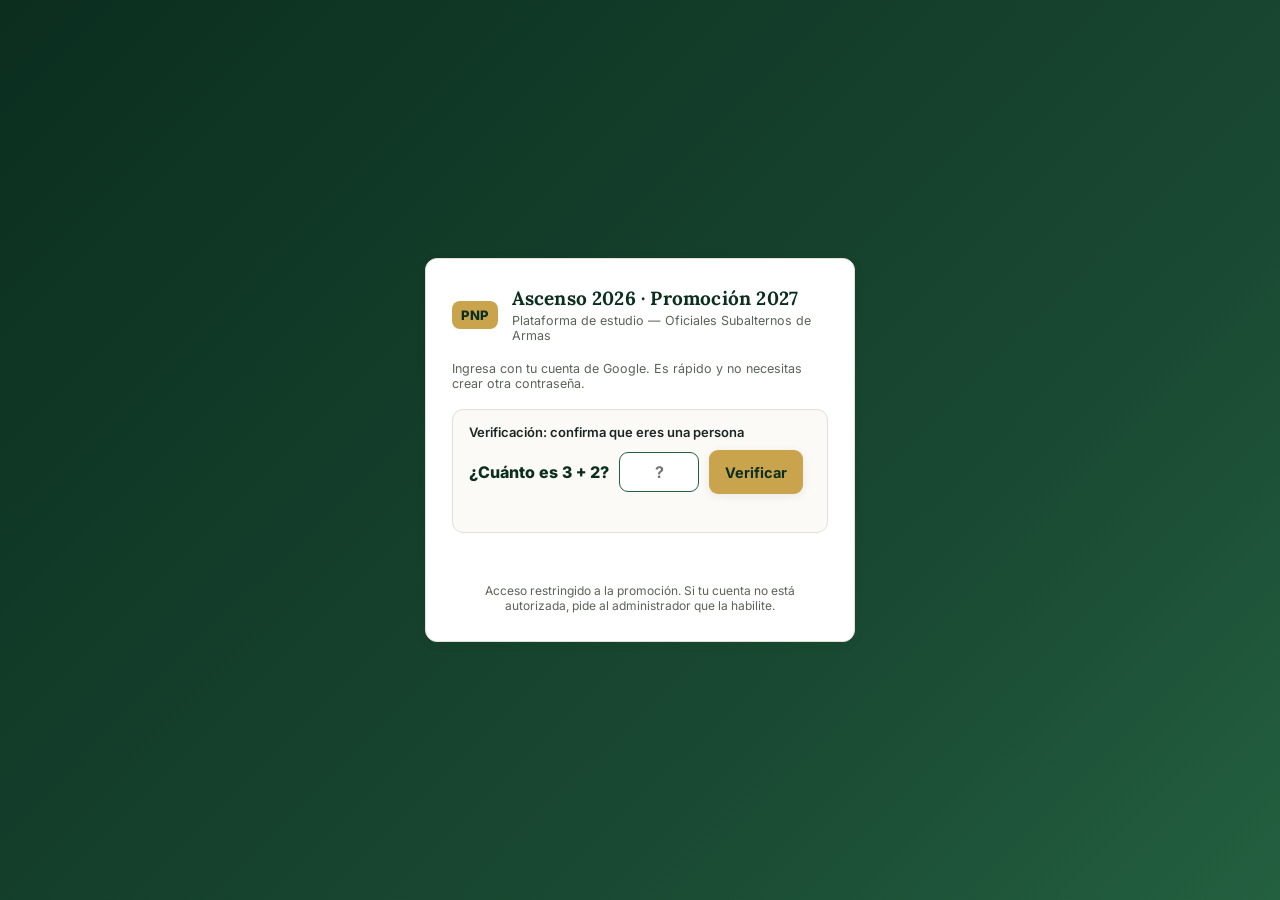
<file: index.html>
<!DOCTYPE html>
<html lang="es">
<head>
<meta charset="UTF-8">
<meta name="viewport" content="width=device-width, initial-scale=1.0">
<title>Ascenso PNP 2026 — Banco de Preguntas</title>
<meta name="description" content="Plataforma de estudio con banco oficial de 1500 preguntas y simulacros cronometrados para el proceso de ascenso PNP 2026 — Oficiales Subalternos de Armas.">
<link rel="preconnect" href="https://fonts.googleapis.com">
<link rel="preconnect" href="https://fonts.gstatic.com" crossorigin>
<link rel="stylesheet" href="https://fonts.googleapis.com/css2?family=Lora:wght@500;600;700&family=Inter:wght@400;500;600;700;800&display=swap">
<link rel="stylesheet" href="styles.css">
</head>
<body>

<header class="topbar">
  <div class="brand" onclick="App.goHome()">
    <span class="brand-badge">PNP</span>
    <span class="brand-text">Ascenso 2026 · Oficiales Subalternos</span>
  </div>
  <nav class="topnav">
    <button data-view="home" class="nav-btn active">Inicio</button>
    <button data-view="banco" class="nav-btn">Banco</button>
    <button data-view="hack" class="nav-btn">Patrones</button>
    <button data-view="examen" class="nav-btn">Examen</button>
    <button data-view="simulacros" class="nav-btn">Simulacros</button>
    <button data-view="errores" class="nav-btn">Mis errores</button>
    <button data-view="ranking" class="nav-btn">Ranking</button>
    <button data-view="chat" class="nav-btn">Chat</button>
    <button data-view="historial" class="nav-btn">Historial</button>
    <span class="user-area">
      <span id="user-chip" class="user-chip" hidden></span>
      <button id="logout-btn" class="nav-btn" hidden>Salir</button>
    </span>
  </nav>
</header>

<main id="app"></main>

<footer class="footnote">
  Banco de 1500 preguntas oficiales del proceso de ascenso por concurso · Uso personal de estudio
</footer>

<script src="config.js"></script>
<script src="auth.js"></script>
<script src="app.js"></script>
</body>
</html>
</file>
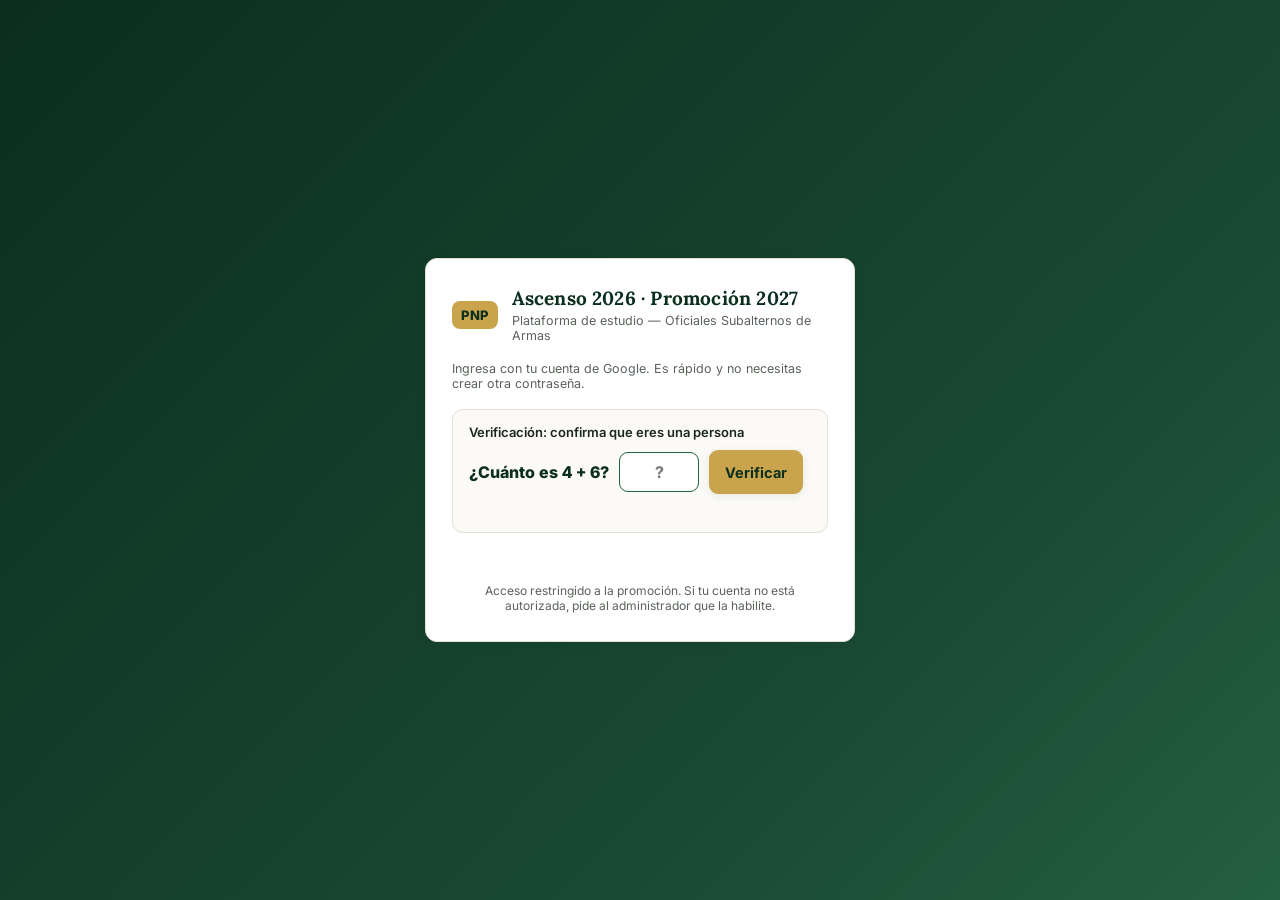
<file: login.html>
<!DOCTYPE html>
<html lang="es">
<head>
<meta charset="UTF-8">
<meta name="viewport" content="width=device-width, initial-scale=1.0">
<title>Ingresar — Ascenso PNP 2026</title>
<meta name="description" content="Acceso a la plataforma de estudio del proceso de ascenso PNP 2026, Promoción 2027.">
<link rel="preconnect" href="https://fonts.googleapis.com">
<link rel="preconnect" href="https://fonts.gstatic.com" crossorigin>
<link rel="stylesheet" href="https://fonts.googleapis.com/css2?family=Lora:wght@500;600;700&family=Inter:wght@400;500;600;700;800&display=swap">
<link rel="stylesheet" href="styles.css">
</head>
<body class="auth-body">

<main class="auth-wrap">
  <div class="auth-card card">
    <div class="auth-head">
      <span class="brand-badge">PNP</span>
      <div>
        <h1 class="auth-title">Ascenso 2026 · Promoción 2027</h1>
        <p class="auth-sub">Plataforma de estudio — Oficiales Subalternos de Armas</p>
      </div>
    </div>

    <div id="auth-notice" class="auth-notice" hidden></div>

    <p class="auth-sub" style="margin-bottom:18px">Ingresa con tu cuenta de Google. Es rápido y no necesitas crear otra contraseña.</p>

    <div id="captcha-box" class="captcha-box">
      <label class="captcha-label" for="cap-input">Verificación: confirma que eres una persona</label>
      <div class="captcha-row">
        <span class="captcha-q" id="cap-q" aria-live="polite"></span>
        <input id="cap-input" class="captcha-input" type="text" inputmode="numeric" autocomplete="off"
               aria-label="Resultado de la operación" placeholder="?">
        <button id="cap-btn" class="btn gold" type="button">Verificar</button>
      </div>
      <div id="cap-msg" class="captcha-msg" role="alert" aria-live="polite"></div>
    </div>

    <div id="login-area" hidden>
      <div id="gsi-button" style="display:flex;justify-content:center;min-height:44px"></div>
    </div>

    <div id="auth-msg" class="auth-msg" role="alert" aria-live="polite"></div>

    <p class="auth-foot">Acceso restringido a la promoción. Si tu cuenta no está autorizada, pide al administrador que la habilite.</p>
  </div>
</main>

<script src="https://accounts.google.com/gsi/client" async defer></script>
<script src="config.js"></script>
<script src="auth.js"></script>
<script>
(function(){
  "use strict";
  const cfg = window.APP_CONFIG || {};
  const $ = id => document.getElementById(id);
  const msg = $("auth-msg");
  const notice = $("auth-notice");

  if(!window.Auth.configured()){
    notice.hidden = false;
    notice.innerHTML = "⚠️ Falta configurar el acceso. Edita <b>config.js</b> con tu Client ID de Google y la URL de Apps Script (ver README).";
    return;
  }

  // Si ya hay sesión local, entra directo
  if(window.Auth.getSession()){
    window.location.replace("index.html");
    return;
  }

  function showError(t){ msg.className = "auth-msg error"; msg.textContent = t; }
  function showOk(t){ msg.className = "auth-msg ok"; msg.textContent = t; }

  window.handleCredentialResponse = async function(response){
    showOk("Verificando…");
    const r = await window.Auth.loginWithGoogleCredential(response.credential);
    if(!r.ok){
      let m = "No se pudo iniciar sesión.";
      if(r.error === "not-allowed") m = "Tu cuenta no está autorizada para esta plataforma. Pide al administrador que la habilite.";
      if(r.error === "invalid-token") m = "No se pudo verificar tu cuenta de Google. Intenta de nuevo.";
      showError(m);
      return;
    }
    showOk("Bienvenido, " + (r.session.nombre || r.session.email) + ". Entrando…");
    setTimeout(()=> window.location.replace("index.html"), 400);
  };

  function initGoogle(){
    if(!window.google || !window.google.accounts){ return setTimeout(initGoogle, 150); }
    google.accounts.id.initialize({
      client_id: cfg.GOOGLE_CLIENT_ID,
      callback: window.handleCredentialResponse,
    });
    google.accounts.id.renderButton($("gsi-button"), {
      theme: "outline", size: "large", shape: "pill", text: "continue_with", width: 300,
    });
  }

  /* --- captcha simple "soy humano" (fricción ligera, no seguridad fuerte) --- */
  let capAnswer = 0;
  const capQ = $("cap-q"), capInput = $("cap-input"), capMsg = $("cap-msg");
  function newCaptcha(){
    const a = Math.floor(Math.random()*8)+2;   // 2..9
    const b = Math.floor(Math.random()*8)+2;   // 2..9
    capAnswer = a + b;
    capQ.textContent = `¿Cuánto es ${a} + ${b}?`;
    capInput.value = "";
    capInput.focus();
  }
  function passCaptcha(){
    if(parseInt(capInput.value, 10) === capAnswer){
      $("captcha-box").hidden = true;
      $("login-area").hidden = false;
      initGoogle();
    } else {
      capMsg.className = "captcha-msg error";
      capMsg.textContent = "Respuesta incorrecta, intenta de nuevo.";
      newCaptcha();
    }
  }
  $("cap-btn").onclick = passCaptcha;
  capInput.addEventListener("keydown", e=>{ if(e.key === "Enter"){ e.preventDefault(); passCaptcha(); } });
  newCaptcha();
})();
</script>
</body>
</html>
</file>
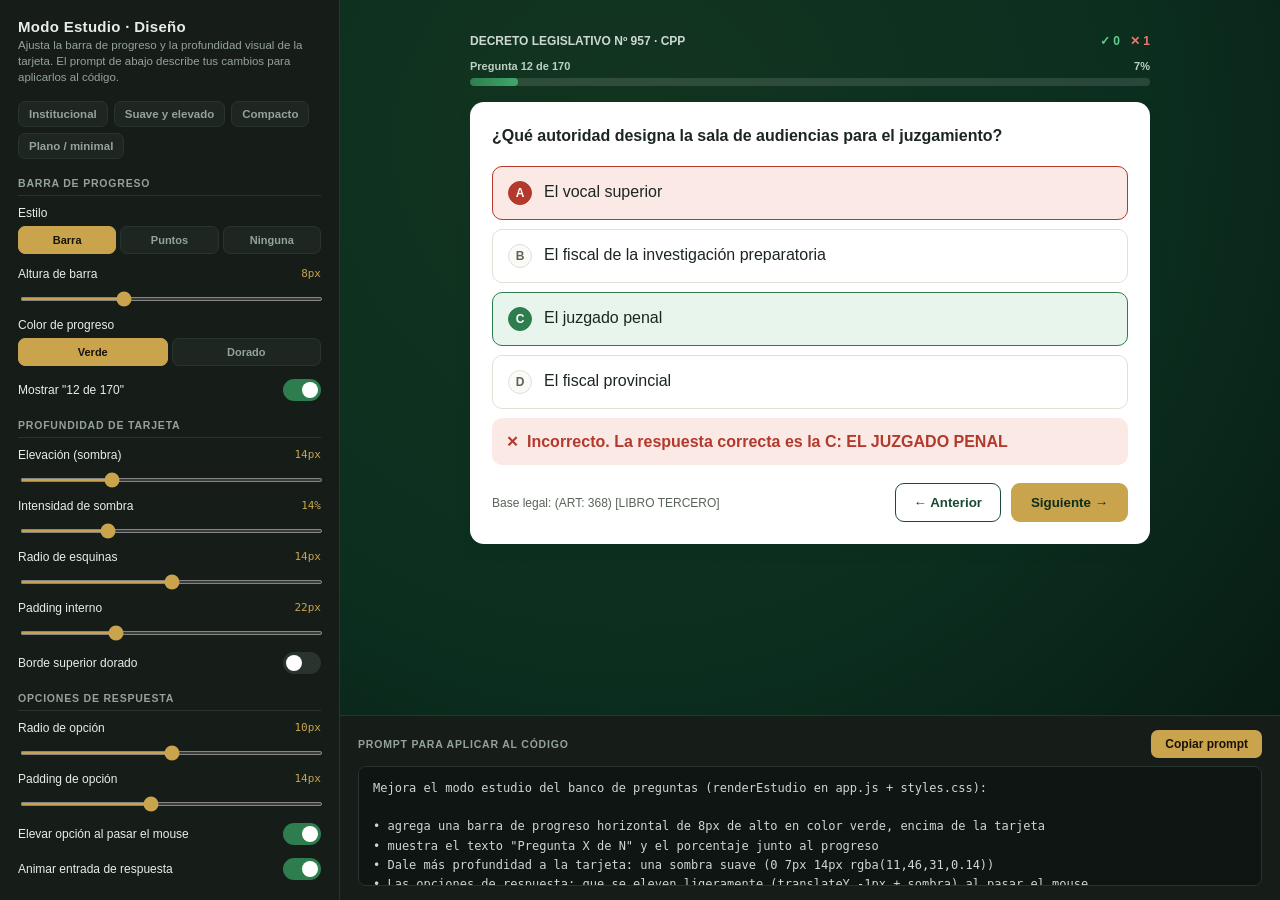
<file: playground-estudio.html>
<!DOCTYPE html>
<html lang="es">
<head>
<meta charset="UTF-8">
<meta name="viewport" content="width=device-width, initial-scale=1.0">
<title>Playground · Modo Estudio PNP</title>
<style>
:root{
  --bg:#0f1512; --panel:#161d19; --panel-2:#1d2621; --line:#2a342e;
  --ink:#e8ede9; --ink-soft:#94a39a; --accent:#c9a44c; --accent-2:#2e7d4f;
  --mono:"SF Mono",ui-monospace,Menlo,Consolas,monospace;
  --ui:-apple-system,BlinkMacSystemFont,"Segoe UI",Roboto,sans-serif;
}
*{box-sizing:border-box;}
body{margin:0;font-family:var(--ui);background:var(--bg);color:var(--ink);height:100vh;overflow:hidden;}
.app{display:grid;grid-template-columns:340px 1fr;height:100vh;}

/* ---- panel de controles ---- */
.controls{background:var(--panel);border-right:1px solid var(--line);overflow-y:auto;padding:18px 18px 60px;}
.controls h1{font-size:15px;margin:0 0 2px;letter-spacing:.3px;}
.controls .sub{font-size:11.5px;color:var(--ink-soft);margin:0 0 16px;line-height:1.4;}
.presets{display:flex;flex-wrap:wrap;gap:6px;margin-bottom:18px;}
.preset{background:var(--panel-2);border:1px solid var(--line);color:var(--ink-soft);
  font-size:11.5px;font-weight:600;padding:6px 10px;border-radius:7px;cursor:pointer;transition:.12s;}
.preset:hover{border-color:var(--accent);color:var(--ink);}
.preset.active{background:var(--accent);color:#1a1208;border-color:var(--accent);}
.group{margin-bottom:18px;}
.group-title{font-size:10.5px;text-transform:uppercase;letter-spacing:.8px;color:var(--ink-soft);
  font-weight:700;margin-bottom:10px;padding-bottom:6px;border-bottom:1px solid var(--line);}
.ctrl{margin-bottom:13px;}
.ctrl label{display:flex;justify-content:space-between;font-size:12px;margin-bottom:6px;color:var(--ink);}
.ctrl label .val{color:var(--accent);font-family:var(--mono);font-size:11px;}
input[type=range]{width:100%;accent-color:var(--accent);height:4px;cursor:pointer;}
select{width:100%;background:var(--panel-2);border:1px solid var(--line);color:var(--ink);
  border-radius:7px;padding:7px 9px;font-size:12px;font-family:var(--ui);}
.toggle-row{display:flex;align-items:center;justify-content:space-between;font-size:12px;}
.switch{position:relative;width:38px;height:22px;background:var(--line);border-radius:12px;cursor:pointer;transition:.15s;flex-shrink:0;}
.switch.on{background:var(--accent-2);}
.switch::after{content:"";position:absolute;top:3px;left:3px;width:16px;height:16px;border-radius:50%;background:#fff;transition:.15s;}
.switch.on::after{left:19px;}
.seg{display:flex;gap:4px;}
.seg button{flex:1;background:var(--panel-2);border:1px solid var(--line);color:var(--ink-soft);
  font-size:11px;font-weight:600;padding:7px 4px;border-radius:7px;cursor:pointer;}
.seg button.active{background:var(--accent);color:#1a1208;border-color:var(--accent);}

/* ---- stage ---- */
.stage-wrap{display:flex;flex-direction:column;min-width:0;}
.stage{flex:1;overflow:auto;display:flex;align-items:flex-start;justify-content:center;padding:34px 28px;
  background:radial-gradient(circle at 30% 20%,#13351f,#0b2e1f 60%,#081c13);}
.stage.light{background:#f4f3ee;}

/* tarjeta de estudio (preview real) */
.study{width:100%;max-width:680px;}
.study-top{display:flex;align-items:center;justify-content:space-between;margin-bottom:12px;gap:10px;flex-wrap:wrap;}
.qmeta{font-size:12px;font-weight:600;color:#cdd8d0;}
.stage.light .qmeta{color:#5a6359;}
.score{display:inline-flex;gap:10px;font-size:12px;font-weight:800;}
.hit{color:#5fcf8e;}.miss{color:#e87b6e;}

/* barra de progreso */
.progress{margin-bottom:16px;}
.progress .pmeta{display:flex;justify-content:space-between;font-size:11px;color:#bcd0c3;margin-bottom:6px;font-weight:600;}
.stage.light .progress .pmeta{color:#5a6359;}
.pbar{width:100%;background:rgba(255,255,255,.12);border-radius:99px;overflow:hidden;}
.stage.light .pbar{background:#e2e0d6;}
.pfill{height:100%;background:linear-gradient(90deg,var(--accent-2),#3fa86a);border-radius:99px;transition:width .4s;}
.pfill.gold{background:linear-gradient(90deg,#c9a44c,#e6c878);}
.pdots{display:flex;gap:4px;}
.pdot{flex:1;height:6px;border-radius:99px;background:rgba(255,255,255,.14);}
.stage.light .pdot{background:#e2e0d6;}
.pdot.done{background:var(--accent-2);}
.pdot.gold.done{background:var(--accent);}

.card{background:#fff;color:#1c2620;padding:22px;}
.qtext{font-weight:700;line-height:1.5;margin-bottom:18px;}
.qoption{display:flex;align-items:flex-start;gap:12px;border:1.5px solid #e2e0d6;
  margin-bottom:9px;background:#fff;line-height:1.4;transition:.12s;cursor:pointer;}
.qoption .letter{width:24px;height:24px;border-radius:50%;border:1.5px solid #e2e0d6;
  display:flex;align-items:center;justify-content:center;font-size:12px;font-weight:800;
  flex-shrink:0;color:#5a6359;background:#fbfaf6;}
.qoption.correct{border-color:#2e7d4f;background:#e8f5ec;}
.qoption.correct .letter{background:#2e7d4f;color:#fff;border-color:#2e7d4f;}
.qoption.incorrect{border-color:#b3392c;background:#fbe9e6;}
.qoption.incorrect .letter{background:#b3392c;color:#fff;border-color:#b3392c;}
.feedback{font-weight:700;display:flex;align-items:center;gap:8px;line-height:1.45;}
.feedback.bad{background:#fbe9e6;color:#b3392c;}
.feedback .ic{font-size:15px;}
.qfoot{display:flex;justify-content:space-between;align-items:center;margin-top:18px;flex-wrap:wrap;gap:10px;}
.legal{font-size:12px;color:#5a6359;}
.btn{border:none;font-weight:700;cursor:pointer;font-family:var(--ui);}
.btn.gold{background:#c9a44c;color:#0b2e1f;}
.btn.ghost{background:transparent;color:#1a4a33;border:1.5px solid #1a4a33;}

/* ---- output ---- */
.output{background:var(--panel);border-top:1px solid var(--line);padding:14px 18px;}
.output-head{display:flex;justify-content:space-between;align-items:center;margin-bottom:8px;}
.output-head span{font-size:10.5px;text-transform:uppercase;letter-spacing:.8px;color:var(--ink-soft);font-weight:700;}
.copy{background:var(--accent);color:#1a1208;border:none;font-size:12px;font-weight:700;
  padding:7px 14px;border-radius:7px;cursor:pointer;}
.copy.done{background:var(--accent-2);color:#fff;}
.prompt{font-family:var(--mono);font-size:12px;line-height:1.6;color:#cdd8d0;
  background:var(--bg);border:1px solid var(--line);border-radius:8px;padding:12px 14px;
  max-height:120px;overflow:auto;white-space:pre-wrap;}
</style>
</head>
<body>
<div class="app">
  <aside class="controls">
    <h1>Modo Estudio · Diseño</h1>
    <p class="sub">Ajusta la barra de progreso y la profundidad visual de la tarjeta. El prompt de abajo describe tus cambios para aplicarlos al código.</p>

    <div class="presets" id="presets"></div>

    <div class="group">
      <div class="group-title">Barra de progreso</div>
      <div class="ctrl">
        <label>Estilo</label>
        <div class="seg" id="seg-prog">
          <button data-v="bar">Barra</button>
          <button data-v="dots">Puntos</button>
          <button data-v="none">Ninguna</button>
        </div>
      </div>
      <div class="ctrl">
        <label>Altura de barra <span class="val" id="v-ph">8px</span></label>
        <input type="range" id="ph" min="4" max="16" value="8">
      </div>
      <div class="ctrl">
        <label>Color de progreso</label>
        <div class="seg" id="seg-pcolor">
          <button data-v="green">Verde</button>
          <button data-v="gold">Dorado</button>
        </div>
      </div>
      <div class="toggle-row ctrl"><span>Mostrar "12 de 170"</span><div class="switch on" id="sw-pcount"></div></div>
    </div>

    <div class="group">
      <div class="group-title">Profundidad de tarjeta</div>
      <div class="ctrl">
        <label>Elevación (sombra) <span class="val" id="v-elev">14px</span></label>
        <input type="range" id="elev" min="0" max="48" value="14">
      </div>
      <div class="ctrl">
        <label>Intensidad de sombra <span class="val" id="v-op">14%</span></label>
        <input type="range" id="op" min="4" max="40" value="14">
      </div>
      <div class="ctrl">
        <label>Radio de esquinas <span class="val" id="v-rad">14px</span></label>
        <input type="range" id="rad" min="0" max="28" value="14">
      </div>
      <div class="ctrl">
        <label>Padding interno <span class="val" id="v-pad">22px</span></label>
        <input type="range" id="pad" min="14" max="40" value="22">
      </div>
      <div class="toggle-row ctrl"><span>Borde superior dorado</span><div class="switch" id="sw-topbar"></div></div>
    </div>

    <div class="group">
      <div class="group-title">Opciones de respuesta</div>
      <div class="ctrl">
        <label>Radio de opción <span class="val" id="v-orad">10px</span></label>
        <input type="range" id="orad" min="0" max="20" value="10">
      </div>
      <div class="ctrl">
        <label>Padding de opción <span class="val" id="v-opad">14px</span></label>
        <input type="range" id="opad" min="8" max="22" value="14">
      </div>
      <div class="toggle-row ctrl"><span>Elevar opción al pasar el mouse</span><div class="switch on" id="sw-lift"></div></div>
      <div class="toggle-row ctrl"><span>Animar entrada de respuesta</span><div class="switch on" id="sw-anim"></div></div>
    </div>

    <div class="group">
      <div class="group-title">Vista</div>
      <div class="toggle-row ctrl"><span>Fondo claro</span><div class="switch" id="sw-light"></div></div>
      <div class="toggle-row ctrl"><span>Mostrar respondida</span><div class="switch on" id="sw-answered"></div></div>
    </div>
  </aside>

  <div class="stage-wrap">
    <div class="stage" id="stage">
      <div class="study" id="study"></div>
    </div>
    <div class="output">
      <div class="output-head">
        <span>Prompt para aplicar al código</span>
        <button class="copy" id="copy">Copiar prompt</button>
      </div>
      <div class="prompt" id="prompt"></div>
    </div>
  </div>
</div>

<script>
const DEFAULTS = {
  prog:"bar", ph:8, pcolor:"green", pcount:true,
  elev:14, op:14, rad:14, pad:22, topbar:false,
  orad:10, opad:14, lift:true, anim:true,
  light:false, answered:true,
};
const state = {...DEFAULTS};

const PRESETS = {
  "Institucional":   {prog:"bar",ph:8,pcolor:"gold",elev:14,op:14,rad:14,pad:22,topbar:true,orad:10,opad:14},
  "Suave y elevado": {prog:"bar",ph:10,pcolor:"green",elev:28,op:18,rad:18,pad:28,topbar:false,orad:14,opad:16},
  "Compacto":        {prog:"dots",ph:6,pcolor:"green",elev:8,op:10,rad:10,pad:16,topbar:false,orad:8,opad:10},
  "Plano / minimal": {prog:"bar",ph:6,pcolor:"green",elev:0,op:8,rad:8,pad:20,topbar:false,orad:8,opad:12},
};

/* ---- preset chips ---- */
const presetsEl = document.getElementById("presets");
Object.keys(PRESETS).forEach(name=>{
  const b=document.createElement("button");
  b.className="preset";b.textContent=name;
  b.onclick=()=>{ Object.assign(state,PRESETS[name]); syncUI(); updateAll();
    document.querySelectorAll(".preset").forEach(p=>p.classList.toggle("active",p===b)); };
  presetsEl.appendChild(b);
});

/* ---- bind sliders ---- */
function slider(id,key,unit,scale){
  const el=document.getElementById(id), out=document.getElementById("v-"+id);
  el.addEventListener("input",()=>{ state[key]=+el.value; out.textContent=el.value+(unit||""); updateAll(); clearPreset(); });
}
slider("ph","ph","px"); slider("elev","elev","px"); slider("op","op","%");
slider("rad","rad","px"); slider("pad","pad","px"); slider("orad","orad","px"); slider("opad","opad","px");

/* ---- segmented ---- */
function seg(id,key){
  const wrap=document.getElementById(id);
  wrap.querySelectorAll("button").forEach(b=>{
    b.onclick=()=>{ state[key]=b.dataset.v; syncUI(); updateAll(); clearPreset(); };
  });
}
seg("seg-prog","prog"); seg("seg-pcolor","pcolor");

/* ---- switches ---- */
function sw(id,key){
  const el=document.getElementById(id);
  el.onclick=()=>{ state[key]=!state[key]; el.classList.toggle("on",state[key]); updateAll(); clearPreset(); };
}
sw("sw-pcount","pcount"); sw("sw-topbar","topbar"); sw("sw-lift","lift");
sw("sw-anim","anim"); sw("sw-light","light"); sw("sw-answered","answered");

function clearPreset(){ document.querySelectorAll(".preset").forEach(p=>p.classList.remove("active")); }

function syncUI(){
  ["ph","elev","op","rad","pad","orad","opad"].forEach(k=>{
    document.getElementById(k).value=state[k];
    document.getElementById("v-"+k).textContent=state[k]+(k==="op"?"%":"px");
  });
  document.querySelectorAll("#seg-prog button").forEach(b=>b.classList.toggle("active",b.dataset.v===state.prog));
  document.querySelectorAll("#seg-pcolor button").forEach(b=>b.classList.toggle("active",b.dataset.v===state.pcolor));
  [["sw-pcount","pcount"],["sw-topbar","topbar"],["sw-lift","lift"],["sw-anim","anim"],["sw-light","light"],["sw-answered","answered"]]
    .forEach(([id,k])=>document.getElementById(id).classList.toggle("on",state[k]));
}

/* ---- render preview ---- */
const study=document.getElementById("study"), stage=document.getElementById("stage");
function renderPreview(){
  stage.classList.toggle("light",state.light);
  const total=170, cur=12, pct=Math.round(cur/total*100);
  let prog="";
  if(state.prog==="bar"){
    prog=`<div class="progress">
      ${state.pcount?`<div class="pmeta"><span>Pregunta ${cur} de ${total}</span><span>${pct}%</span></div>`:""}
      <div class="pbar" style="height:${state.ph}px"><div class="pfill ${state.pcolor==='gold'?'gold':''}" style="width:${pct}%"></div></div>
    </div>`;
  } else if(state.prog==="dots"){
    let dots="";for(let i=0;i<14;i++)dots+=`<div class="pdot ${state.pcolor==='gold'?'gold':''} ${i<3?'done':''}"></div>`;
    prog=`<div class="progress">
      ${state.pcount?`<div class="pmeta"><span>Pregunta ${cur} de ${total}</span><span>${pct}%</span></div>`:""}
      <div class="pdots">${dots}</div></div>`;
  }
  const shadow=state.elev>0?`0 ${Math.round(state.elev/2)}px ${state.elev}px rgba(11,46,31,${state.op/100})`:"none";
  const topbar=state.topbar?`border-top:3px solid #c9a44c;`:"";
  const opStyle=`border-radius:${state.orad}px;padding:${state.opad}px ${state.opad+1}px;`;
  const ans=state.answered;
  const fb=ans?`<div class="feedback bad" style="border-radius:${state.orad}px;padding:12px 14px;margin:4px 0 6px;${state.anim?'animation:fadeIn .3s ease':''}">
      <span class="ic">✕</span> Incorrecto. La respuesta correcta es la C: EL JUZGADO PENAL</div>`:"";
  study.innerHTML=`
    <div class="study-top">
      <span class="qmeta">DECRETO LEGISLATIVO Nº 957 · CPP</span>
      <span class="score"><span class="hit">✓ 0</span><span class="miss">✕ ${ans?1:0}</span></span>
    </div>
    ${prog}
    <div class="card" style="border-radius:${state.rad}px;padding:${state.pad}px;box-shadow:${shadow};${topbar}">
      <div class="qtext">¿Qué autoridad designa la sala de audiencias para el juzgamiento?</div>
      <div class="qoption ${ans?'incorrect':''}" style="${opStyle}"><span class="letter">A</span><span>El vocal superior</span></div>
      <div class="qoption" style="${opStyle}"><span class="letter">B</span><span>El fiscal de la investigación preparatoria</span></div>
      <div class="qoption ${ans?'correct':''}" style="${opStyle}"><span class="letter">C</span><span>El juzgado penal</span></div>
      <div class="qoption" style="${opStyle}"><span class="letter">D</span><span>El fiscal provincial</span></div>
      ${fb}
      <div class="qfoot">
        <span class="legal">${ans?'Base legal: (ART: 368) [LIBRO TERCERO]':''}</span>
        <div style="display:flex;gap:10px">
          <button class="btn ghost" style="border-radius:9px;padding:11px 18px">← Anterior</button>
          <button class="btn gold" style="border-radius:9px;padding:11px 20px" ${ans?'':'disabled'}>Siguiente →</button>
        </div>
      </div>
    </div>`;
}

/* ---- prompt ---- */
function updatePrompt(){
  const p=[];
  if(state.prog==="bar") p.push(`agrega una barra de progreso horizontal de ${state.ph}px de alto en color ${state.pcolor==='gold'?'dorado':'verde'}, encima de la tarjeta`);
  else if(state.prog==="dots") p.push(`agrega un indicador de progreso por puntos (un punto por pregunta) en color ${state.pcolor==='gold'?'dorado':'verde'}`);
  if((state.prog!=="none")&&state.pcount) p.push(`muestra el texto "Pregunta X de N" y el porcentaje junto al progreso`);

  const depth=[];
  if(state.elev===0) depth.push("sin sombra (tarjeta plana)");
  else if(state.elev>24) depth.push(`una sombra pronunciada (0 ${Math.round(state.elev/2)}px ${state.elev}px rgba(11,46,31,${(state.op/100).toFixed(2)}))`);
  else depth.push(`una sombra suave (0 ${Math.round(state.elev/2)}px ${state.elev}px rgba(11,46,31,${(state.op/100).toFixed(2)}))`);
  if(state.rad!==DEFAULTS.rad) depth.push(`radio de esquinas de ${state.rad}px`);
  if(state.pad!==DEFAULTS.pad) depth.push(`padding interno de ${state.pad}px`);
  if(state.topbar) depth.push("un borde superior dorado de 3px como acento");
  p.push("Dale más profundidad a la tarjeta: "+depth.join(", "));

  const opt=[];
  if(state.orad!==DEFAULTS.orad) opt.push(`radio de ${state.orad}px`);
  if(state.opad!==DEFAULTS.opad) opt.push(`padding de ${state.opad}px`);
  if(state.lift) opt.push("que se eleven ligeramente (translateY -1px + sombra) al pasar el mouse");
  if(opt.length) p.push("Las opciones de respuesta: "+opt.join(", "));
  if(state.anim) p.push("Anima la aparición del feedback de respuesta con un fade-in suave de 0.3s");

  document.getElementById("prompt").textContent =
    "Mejora el modo estudio del banco de preguntas (renderEstudio en app.js + styles.css):\n\n• "
    + p.join("\n• ")
    + "\n\nMantén el tema verde+dorado institucional y la accesibilidad existente.";
}

function updateAll(){ renderPreview(); updatePrompt(); }

document.getElementById("copy").onclick=()=>{
  navigator.clipboard.writeText(document.getElementById("prompt").textContent);
  const b=document.getElementById("copy");b.textContent="¡Copiado!";b.classList.add("done");
  setTimeout(()=>{b.textContent="Copiar prompt";b.classList.remove("done");},1400);
};

const style=document.createElement("style");
style.textContent="@keyframes fadeIn{from{opacity:0;transform:translateY(-4px)}to{opacity:1;transform:none}}";
document.head.appendChild(style);

syncUI(); updateAll();
</script>
</body>
</html>
</file>
<file: styles.css>
:root{
  --green-900:#0b2e1f;
  --green-800:#123a27;
  --green-700:#1a4a33;
  --green-600:#236040;
  --gold:#c9a44c;
  --gold-light:#e6c878;
  --bg:#f4f3ee;
  --card:#ffffff;
  --ink:#1c2620;
  --ink-soft:#5a6359;
  --line:#e2e0d6;
  --red:#b3392c;
  --red-bg:#fbe9e6;
  --green-ok:#2e7d4f;
  --green-ok-bg:#e8f5ec;
  --radius:12px;
  --shadow:0 2px 10px rgba(11,46,31,0.08);
  --font-head:"Lora",Georgia,"Times New Roman",serif;
  --font-body:"Inter","Segoe UI",Roboto,Helvetica,Arial,sans-serif;
}
*{box-sizing:border-box;}
html,body{margin:0;padding:0;}
body{
  font-family:var(--font-body);
  background:var(--bg);
  color:var(--ink);
  min-height:100vh;
  display:flex;
  flex-direction:column;
  -webkit-font-smoothing:antialiased;
}
button{font-family:inherit;cursor:pointer;}

/* accesibilidad: foco visible (WCAG) */
:focus-visible{
  outline:3px solid var(--gold);
  outline-offset:2px;
  border-radius:6px;
}
.icon{width:1em;height:1em;flex-shrink:0;stroke:currentColor;fill:none;stroke-width:2;stroke-linecap:round;stroke-linejoin:round;vertical-align:-2px;}

/* respeta prefers-reduced-motion */
@media (prefers-reduced-motion: reduce){
  *,*::before,*::after{
    animation-duration:.01ms !important;
    transition-duration:.01ms !important;
    scroll-behavior:auto !important;
  }
}

/* topbar */
.topbar{
  background:linear-gradient(135deg,var(--green-900),var(--green-700));
  color:#fff;
  display:flex;
  align-items:center;
  justify-content:space-between;
  padding:10px 20px;
  flex-wrap:wrap;
  gap:10px;
  box-shadow:var(--shadow);
  position:sticky;
  top:0;
  z-index:50;
}
.brand{display:flex;align-items:center;gap:10px;cursor:pointer;}
.brand-badge{
  background:var(--gold);
  color:var(--green-900);
  font-weight:800;
  font-size:13px;
  padding:6px 9px;
  border-radius:8px;
  letter-spacing:0.5px;
}
.brand-text{font-family:var(--font-head);font-weight:600;font-size:16px;letter-spacing:.2px;}
.brand-badge,.brand-text{display:inline-flex;align-items:center;}
.topnav{display:flex;gap:6px;flex-wrap:wrap;}
.nav-btn{
  background:rgba(255,255,255,0.08);
  color:#e8e6dc;
  border:1px solid rgba(255,255,255,0.15);
  padding:8px 14px;
  border-radius:8px;
  font-size:13.5px;
  font-weight:600;
  transition:.15s;
}
.nav-btn:hover{background:rgba(255,255,255,0.18);}
.nav-btn.active{background:var(--gold);color:var(--green-900);border-color:var(--gold);}

main{flex:1;max-width:1100px;width:100%;margin:0 auto;padding:24px 18px 60px;}

.footnote{
  text-align:center;
  font-size:12px;
  color:var(--ink-soft);
  padding:16px;
  border-top:1px solid var(--line);
  background:var(--card);
}

/* generic */
.card{
  background:var(--card);
  border-radius:var(--radius);
  box-shadow:var(--shadow);
  padding:22px;
  border:1px solid var(--line);
}
.grid{display:grid;gap:16px;}
.grid-3{grid-template-columns:repeat(3,1fr);}
.grid-2{grid-template-columns:repeat(2,1fr);}
@media(max-width:760px){.grid-3{grid-template-columns:1fr;}.grid-2{grid-template-columns:1fr;}}

h1{font-family:var(--font-head);font-size:26px;font-weight:700;margin:0 0 6px;color:var(--green-900);letter-spacing:.2px;}
h2{font-family:var(--font-head);font-size:20px;font-weight:600;margin:0 0 14px;color:var(--green-900);}
.subtitle{color:var(--ink-soft);font-size:15px;margin:0 0 22px;line-height:1.55;}

.btn{
  display:inline-flex;align-items:center;gap:8px;
  background:var(--green-700);color:#fff;
  border:none;border-radius:9px;
  padding:11px 20px;font-weight:700;font-size:14.5px;
  box-shadow:var(--shadow);
  transition:.15s;
}
.btn:hover{background:var(--green-600);}
.btn.gold{background:var(--gold);color:var(--green-900);}
.btn.gold:hover{background:var(--gold-light);}
.btn.outline{background:transparent;color:var(--green-700);border:1.5px solid var(--green-700);box-shadow:none;}
.btn.outline:hover{background:var(--green-700);color:#fff;}
.btn.danger{background:var(--red);}
.btn:disabled{opacity:.45;cursor:not-allowed;}
.btn-row{display:flex;gap:10px;flex-wrap:wrap;margin-top:16px;}

/* home */
.hero{
  background:linear-gradient(135deg,var(--green-900),var(--green-700) 60%,var(--green-600));
  color:#fff;
  border-radius:var(--radius);
  padding:34px 28px;
  margin-bottom:24px;
  box-shadow:var(--shadow);
}
.hero h1{color:#fff;font-size:30px;}
.hero p{color:#e4ebe4;max-width:640px;font-size:15.5px;line-height:1.6;}
.stat-row{display:flex;gap:28px;margin-top:18px;flex-wrap:wrap;}
.stat{display:flex;flex-direction:column;}
.stat b{font-size:26px;color:var(--gold-light);}
.stat span{font-size:12px;color:#cfd8cf;}

.option-card{
  cursor:pointer;
  transition:.15s;
  display:flex;
  flex-direction:column;
  gap:6px;
}
.option-card:hover{transform:translateY(-2px);box-shadow:0 6px 16px rgba(11,46,31,0.14);}
.option-card h3{font-family:var(--font-head);margin:0;font-size:18px;font-weight:600;color:var(--green-900);}
.option-card p{margin:0;color:var(--ink-soft);font-size:14px;line-height:1.5;}
.option-icon{
  width:46px;height:46px;border-radius:11px;
  display:flex;align-items:center;justify-content:center;
  background:var(--green-700);color:var(--gold-light);
}
.option-icon .icon{width:24px;height:24px;}

/* materias list */
.materia-row{
  display:flex;align-items:center;justify-content:space-between;
  padding:13px 16px;border:1px solid var(--line);border-radius:10px;
  margin-bottom:8px;background:#fbfaf6;
  cursor:pointer;
  transition:.12s;
}
.materia-row:hover{border-color:var(--gold);background:#fff;}
.materia-row .mname{font-weight:600;font-size:14px;color:var(--ink);flex:1;}
.materia-row .mtag{font-size:11px;font-weight:700;padding:3px 8px;border-radius:6px;margin-right:10px;}
.mtag.comunes{background:#e3eee6;color:var(--green-700);}
.mtag.especialidad{background:#f3e8d2;color:#8a6a23;}
.materia-row .mcount{font-size:13px;color:var(--ink-soft);font-weight:600;min-width:70px;text-align:right;}

.section-toggle{display:flex;gap:8px;margin-bottom:16px;}
.section-toggle button{
  flex:1;padding:10px;border-radius:9px;border:1.5px solid var(--line);
  background:#fff;font-weight:700;font-size:13.5px;color:var(--ink-soft);
}
.section-toggle button.active{border-color:var(--green-700);background:var(--green-700);color:#fff;}

/* config examen */
.config-row{display:flex;align-items:center;justify-content:space-between;padding:10px 0;border-bottom:1px solid var(--line);}
.config-row:last-child{border-bottom:none;}
.config-row label{font-size:14px;font-weight:600;}
.config-row .hint{font-size:12px;color:var(--ink-soft);font-weight:400;}
input[type=number],select{
  border:1.5px solid var(--line);border-radius:8px;padding:7px 10px;font-size:14px;width:90px;
}
.toggle{
  width:46px;height:26px;border-radius:14px;background:#dadad0;position:relative;border:none;flex-shrink:0;
}
.toggle.on{background:var(--green-600);}
.toggle::after{content:"";position:absolute;top:3px;left:3px;width:20px;height:20px;border-radius:50%;background:#fff;transition:.15s;}
.toggle.on::after{left:23px;}

/* quiz */
.quiz-wrap{display:flex;gap:20px;align-items:flex-start;}
.quiz-main{flex:1;min-width:0;}
.quiz-side{width:230px;flex-shrink:0;}
@media(max-width:880px){.quiz-wrap{flex-direction:column;}.quiz-side{width:100%;}}

.quiz-top{
  display:flex;justify-content:space-between;align-items:center;
  margin-bottom:14px;flex-wrap:wrap;gap:8px;
}
.qmeta{font-size:12.5px;color:var(--ink-soft);font-weight:600;}
.qtimer{
  display:inline-flex;align-items:center;gap:7px;
  background:var(--green-900);color:var(--gold-light);font-weight:800;
  padding:7px 14px;border-radius:8px;font-size:15px;letter-spacing:.5px;
  font-variant-numeric:tabular-nums;
}
.qtimer .icon{width:16px;height:16px;}
.mark-btn .icon{width:15px;height:15px;}
.btn .icon{width:16px;height:16px;}
.qtimer.low{background:var(--red);color:#fff;}

.qtext{font-size:16.5px;font-weight:700;line-height:1.5;margin-bottom:18px;color:var(--ink);}
.qoption{
  display:flex;align-items:flex-start;gap:12px;
  padding:13px 15px;border:1.5px solid var(--line);border-radius:10px;
  margin-bottom:9px;cursor:pointer;transition:.12s;font-size:14.5px;line-height:1.4;
  background:#fff;
}
.qoption:hover{border-color:var(--green-600);background:#f7faf7;}
.qoption.selected{border-color:var(--green-700);background:#eaf3ec;font-weight:600;}
.qoption .letter{
  width:24px;height:24px;border-radius:50%;border:1.5px solid var(--line);
  display:flex;align-items:center;justify-content:center;font-size:12px;font-weight:800;
  flex-shrink:0;color:var(--ink-soft);background:#fbfaf6;
}
.qoption.selected .letter{background:var(--green-700);color:#fff;border-color:var(--green-700);}
.qoption.correct{border-color:var(--green-ok);background:var(--green-ok-bg);}
.qoption.correct .letter{background:var(--green-ok);color:#fff;border-color:var(--green-ok);}
.qoption.incorrect{border-color:var(--red);background:var(--red-bg);}
.qoption.incorrect .letter{background:var(--red);color:#fff;border-color:var(--red);}

.study-score{display:inline-flex;align-items:center;gap:10px;font-size:13px;font-weight:800;}
.study-hit{display:inline-flex;align-items:center;gap:4px;color:var(--green-ok);}
.study-hit .icon{width:14px;height:14px;}
.study-miss{color:var(--red);}
.study-miss::before{content:"✕ ";}

/* indicador de progreso por puntos */
.study-progress{margin:0 0 16px;}
.study-progress .pmeta{
  display:flex;justify-content:space-between;align-items:baseline;
  font-size:12px;font-weight:700;color:var(--ink-soft);margin-bottom:7px;
}
.pdots{display:flex;gap:3px;width:100%;}
.pdot{
  flex:1;height:6px;border-radius:99px;background:#e2e0d6;
  transition:background .25s;min-width:2px;
}
.pdot.done{background:var(--gold);}
.pdot.current{background:var(--green-700);box-shadow:0 0 0 2px rgba(26,74,51,.25);}

/* tarjeta con más profundidad (estudio y simulacro) */
.card-deep{
  border-radius:7px;
  padding:24px;
  box-shadow:0 5px 10px rgba(11,46,31,0.20);
}
.card-deep .qoption{padding:12px 14px;transition:.15s;}
.card-deep .qoption:hover{
  transform:translateY(-1px);
  box-shadow:0 4px 10px rgba(11,46,31,0.12);
}

.qoption[role="button"]{outline-offset:2px;}
.study-feedback{
  font-size:14px;font-weight:700;padding:12px 14px;border-radius:10px;margin:4px 0 6px;
  display:flex;align-items:flex-start;gap:8px;line-height:1.45;min-height:0;
  animation:study-fade .3s ease;
}
.study-feedback:empty{display:none;animation:none;}
.study-feedback .icon{width:18px;height:18px;flex-shrink:0;margin-top:1px;}
.study-feedback.ok{background:var(--green-ok-bg);color:var(--green-ok);}
.study-feedback.bad{background:var(--red-bg);color:var(--red);}
@keyframes study-fade{from{opacity:0;transform:translateY(-4px);}to{opacity:1;transform:none;}}

.qfoot{display:flex;justify-content:space-between;align-items:center;margin-top:18px;flex-wrap:wrap;gap:10px;}
.mark-btn{
  display:flex;align-items:center;gap:6px;font-size:13px;font-weight:700;
  color:var(--ink-soft);background:#fff;border:1.5px solid var(--line);padding:8px 12px;border-radius:8px;
}
.mark-btn.marked{border-color:var(--gold);background:#fdf6e6;color:#8a6a23;}

.grid-nav{display:grid;grid-template-columns:repeat(5,1fr);gap:6px;margin-top:14px;}
.grid-nav button{
  aspect-ratio:1;border-radius:7px;border:1.5px solid var(--line);background:#fff;
  font-size:12px;font-weight:700;color:var(--ink-soft);
}
.grid-nav button.answered{background:var(--green-700);color:#fff;border-color:var(--green-700);}
.grid-nav button.marked{border-color:var(--gold);box-shadow:inset 0 0 0 2px var(--gold);}
.grid-nav button.current{outline:2px solid var(--green-900);outline-offset:1px;}
.legend{display:flex;flex-direction:column;gap:6px;margin-top:14px;font-size:12px;color:var(--ink-soft);}
.legend span{display:flex;align-items:center;gap:6px;}
.dot{width:11px;height:11px;border-radius:3px;display:inline-block;}
.dot.answered{background:var(--green-700);}
.dot.unanswered{background:#fff;border:1.5px solid var(--line);}
.dot.marked{border:2px solid var(--gold);}

/* results */
.score-banner{
  text-align:center;padding:30px 20px;border-radius:var(--radius);
  background:linear-gradient(135deg,var(--green-900),var(--green-700));color:#fff;margin-bottom:20px;
}
.score-banner .big{font-size:48px;font-weight:800;color:var(--gold-light);}
.score-banner .label{font-size:14px;color:#dfe6df;margin-top:4px;}
.breakdown-row{display:flex;align-items:center;gap:10px;padding:9px 0;border-bottom:1px solid var(--line);font-size:13.5px;}
.breakdown-row:last-child{border-bottom:none;}
.breakdown-row .bname{flex:1;}
.bar-bg{flex:1;max-width:160px;height:8px;background:#eceae0;border-radius:6px;overflow:hidden;}
.bar-fill{height:100%;background:var(--green-600);}
.bar-fill.low{background:var(--red);}
.bscore{width:54px;text-align:right;font-weight:700;}

.review-item{border:1px solid var(--line);border-radius:10px;padding:14px 16px;margin-bottom:10px;}
.review-item .rqtext{font-weight:700;font-size:14.5px;margin-bottom:8px;}
.review-tag{font-size:11px;font-weight:700;padding:2px 8px;border-radius:6px;}
.review-tag.ok{background:var(--green-ok-bg);color:var(--green-ok);}
.review-tag.bad{background:var(--red-bg);color:var(--red);}
.review-meta{font-size:12px;color:var(--ink-soft);margin-top:6px;}

.empty{text-align:center;padding:50px 20px;color:var(--ink-soft);}

.history-item{display:flex;justify-content:space-between;align-items:center;padding:14px 16px;border:1px solid var(--line);border-radius:10px;margin-bottom:8px;}
.history-item .hdate{font-size:12px;color:var(--ink-soft);}
.history-item .hscore{font-weight:800;font-size:18px;color:var(--green-700);}
.history-item .hscore.low{color:var(--red);}

.filters{display:flex;gap:10px;margin-bottom:16px;flex-wrap:wrap;align-items:center;}
.filters select,.filters input[type=text]{width:auto;flex:1;min-width:180px;}

/* ===== usuario / sesión en topbar ===== */
.user-area{display:inline-flex;align-items:center;gap:8px;margin-left:6px;padding-left:10px;border-left:1px solid rgba(255,255,255,0.18);}
.user-chip{
  color:var(--gold-light);font-weight:700;font-size:13px;
  max-width:160px;overflow:hidden;text-overflow:ellipsis;white-space:nowrap;
}
@media(max-width:760px){.user-area{border-left:none;padding-left:0;}.user-chip{max-width:110px;}}

/* ===== ranking ===== */
.ranking-table{width:100%;border-collapse:collapse;font-size:14.5px;}
.ranking-table th{
  text-align:left;font-size:12px;text-transform:uppercase;letter-spacing:.4px;
  color:var(--ink-soft);padding:8px 10px;border-bottom:2px solid var(--line);
}
.ranking-table td{padding:11px 10px;border-bottom:1px solid var(--line);}
.ranking-table tr:last-child td{border-bottom:none;}
.ranking-table .rk-pos{font-weight:800;font-size:16px;width:46px;text-align:center;color:var(--ink-soft);}
.ranking-table .rk-score{font-weight:800;color:var(--green-700);}
.ranking-table tr.rk-me{background:#fbf4e3;}
.rk-you{font-size:10px;font-weight:800;background:var(--gold);color:var(--green-900);padding:1px 6px;border-radius:5px;margin-left:6px;vertical-align:middle;}

/* ===== páginas de autenticación ===== */
.auth-body{background:linear-gradient(135deg,var(--green-900),var(--green-700) 70%,var(--green-600));}
.auth-wrap{flex:1;display:flex;align-items:center;justify-content:center;padding:30px 16px;}
.auth-card{width:100%;max-width:430px;padding:28px 26px;}
.auth-head{display:flex;align-items:center;gap:14px;margin-bottom:18px;}
.auth-title{font-family:var(--font-head);font-size:19px;margin:0;color:var(--green-900);line-height:1.25;}
.auth-sub{font-size:12.5px;color:var(--ink-soft);margin:3px 0 0;}
.auth-tabs{display:flex;gap:8px;margin-bottom:18px;}
.auth-tab{
  flex:1;padding:11px;border-radius:9px;border:1.5px solid var(--line);
  background:#fff;font-weight:700;font-size:14px;color:var(--ink-soft);min-height:44px;
}
.auth-tab.active{border-color:var(--green-700);background:var(--green-700);color:#fff;}
.field{margin-bottom:14px;}
.field label{display:block;font-size:13px;font-weight:600;margin-bottom:5px;color:var(--ink);}
.field input{
  width:100%;border:1.5px solid var(--line);border-radius:9px;
  padding:11px 12px;font-size:15px;font-family:inherit;
}
.field input:focus{border-color:var(--green-600);outline:none;}
.auth-msg{font-size:13.5px;margin:6px 0 12px;min-height:18px;font-weight:600;}
.auth-msg.error{color:var(--red);}
.auth-msg.ok{color:var(--green-ok);}
.auth-notice{
  background:#fdf6e6;border:1px solid var(--gold);color:#7a5e1a;
  font-size:13px;border-radius:9px;padding:11px 13px;margin-bottom:16px;line-height:1.45;
}
.auth-foot{text-align:center;font-size:12px;color:var(--ink-soft);margin:16px 0 0;}

/* captcha simple "soy humano" */
.captcha-box{
  background:#fbfaf6;border:1.5px solid var(--line);border-radius:11px;
  padding:14px 16px;margin-bottom:16px;
}
.captcha-label{display:block;font-size:13px;font-weight:600;color:var(--ink);margin-bottom:10px;}
.captcha-row{display:flex;align-items:center;gap:10px;flex-wrap:wrap;}
.captcha-q{font-size:16px;font-weight:800;color:var(--green-900);font-variant-numeric:tabular-nums;}
.captcha-input{
  width:80px;border:1.5px solid var(--line);border-radius:9px;
  padding:9px 10px;font-size:16px;font-family:inherit;text-align:center;font-weight:700;
}
.captcha-input:focus{border-color:var(--green-600);outline:none;}
.captcha-row .btn{padding:9px 16px;}
.captcha-msg{font-size:12.5px;margin-top:8px;min-height:16px;font-weight:600;}
.captcha-msg.error{color:var(--red);}

/* ===== chat interno ===== */
.chat-wrap{display:flex;gap:20px;align-items:flex-start;}
.chat-online{width:220px;flex-shrink:0;}
.chat-online h2{font-size:15px;}
.online-list{display:flex;flex-direction:column;gap:8px;max-height:380px;overflow:auto;}
.online-row{display:flex;align-items:center;gap:8px;font-size:13.5px;font-weight:600;}
.online-dot{width:8px;height:8px;border-radius:50%;background:var(--green-ok);flex-shrink:0;box-shadow:0 0 0 2px var(--green-ok-bg);}
.online-name{overflow:hidden;text-overflow:ellipsis;white-space:nowrap;}
.chat-panel{flex:1;min-width:0;display:flex;flex-direction:column;padding:0;overflow:hidden;}
.chat-feed{flex:1;min-height:360px;max-height:420px;overflow-y:auto;padding:18px;display:flex;flex-direction:column;gap:10px;}
.chat-msg{max-width:78%;padding:9px 13px;border-radius:12px;background:#f1f0e8;font-size:14px;line-height:1.4;align-self:flex-start;}
.chat-msg.mine{align-self:flex-end;background:var(--green-700);color:#fff;}
.chat-author{display:block;font-size:11px;font-weight:800;opacity:.65;margin-bottom:2px;}
.chat-text{word-break:break-word;}
.chat-input-row{display:flex;gap:8px;padding:14px;border-top:1px solid var(--line);}
.chat-input-row input{
  flex:1;border:1.5px solid var(--line);border-radius:9px;
  padding:11px 14px;font-size:15px;font-family:inherit;
}
.chat-input-row input:focus{border-color:var(--green-600);outline:none;}
.chat-input-row button{padding:11px 16px;}
@media(max-width:760px){.chat-wrap{flex-direction:column;}.chat-online{width:100%;}.online-list{max-height:140px;}}

/* ===== El Hack (preguntas agrupadas por letra de respuesta) ===== */
.hack-tag{
  font-family:var(--font-body);font-size:11px;font-weight:800;vertical-align:middle;
  background:var(--gold);color:var(--green-900);padding:3px 9px;border-radius:6px;
  letter-spacing:.3px;margin-left:8px;text-transform:uppercase;
}
/* ===== Matriz de patrones (ruta general) ===== */
.patron-summary{
  display:grid; grid-template-columns:repeat(4,1fr); gap:12px; margin:14px 0 22px;
}
@media(max-width:760px){ .patron-summary{grid-template-columns:repeat(2,1fr);} }
.ps-tile{
  background:var(--card); border:1px solid var(--line); border-radius:11px;
  padding:14px 16px; text-align:center;
}
.ps-tile b{display:block; font-family:var(--font-head); font-size:24px; color:var(--green-900); line-height:1;}
.ps-tile span{display:block; font-size:11.5px; color:var(--ink-soft); margin-top:5px; font-weight:600;}

.patron-grupos{ display:grid; grid-template-columns:repeat(3,1fr); gap:14px; margin-bottom:22px; }
@media(max-width:960px){ .patron-grupos{grid-template-columns:repeat(2,1fr);} }
@media(max-width:600px){ .patron-grupos{grid-template-columns:1fr;} }
.patron-grupo-card{
  background:var(--card); border:1.5px solid var(--line); border-radius:12px;
  padding:18px; cursor:pointer; transition:.15s; display:flex; flex-direction:column; gap:8px;
}
.patron-grupo-card:hover{ border-color:var(--gold); transform:translateY(-2px); box-shadow:0 6px 16px rgba(11,46,31,0.14); }
.pg-head{ display:flex; justify-content:space-between; align-items:center; }
.pg-id{
  font-family:var(--font-head); font-size:22px; font-weight:800; color:var(--green-900);
  background:var(--gold); padding:4px 10px; border-radius:8px; letter-spacing:.5px;
}
.pg-dif{ font-size:11px; font-weight:800; padding:3px 9px; border-radius:6px; text-transform:uppercase; letter-spacing:.3px; }
.pg-dif.dif-esp{ background:#eae0f5; color:#5a3a8a; }
.pg-dif.dif-baja{ background:#e3f0e8; color:var(--green-ok); }
.pg-dif.dif-med{ background:#fdf6e6; color:#8a6a23; }
.pg-dif.dif-alta{ background:#fbe9df; color:#a35226; }
.pg-dif.dif-muy-alta{ background:var(--red-bg); color:var(--red); }
.patron-grupo-card h3{ font-family:var(--font-head); font-size:17px; margin:0; color:var(--green-900); line-height:1.25; }
.pg-count{ font-size:13px; font-weight:700; color:var(--green-700); }
.pg-como{ font-size:13px; color:var(--ink-soft); line-height:1.4; margin:0; }
.pg-progress{ margin-top:6px; }
.pg-progress-txt{ font-size:11px; font-weight:600; color:var(--ink-soft); margin-top:4px; }

.patron-plan{ margin-top:12px; }
.patron-plan ol{ margin:0; padding-left:22px; line-height:1.7; font-size:14px; }
.patron-plan li{ margin-bottom:4px; }

/* migas de pan / chips de patrón */
.patron-crumb{ display:flex; align-items:center; justify-content:space-between; margin-bottom:8px; }
.patron-crumb a{ font-size:13.5px; font-weight:700; color:var(--green-700); text-decoration:none; }
.patron-crumb a:hover{ text-decoration:underline; }

/* opciones interactivas en modo auto-evaluación */
.patron-opts{ display:flex; flex-direction:column; gap:8px; margin-top:8px; }
.patron-opts .qoption{ margin-bottom:0; padding:11px 14px; }

/* resaltado de palabras que cambian dentro de las opciones */
mark.kw{
  background:linear-gradient(180deg, transparent 55%, rgba(201,164,76,0.55) 55%);
  color:inherit; padding:0 2px; border-radius:3px; font-weight:700;
}
.qoption.correct mark.kw{ background:linear-gradient(180deg, transparent 55%, rgba(46,125,79,0.35) 55%); }
.qoption.incorrect mark.kw{ background:linear-gradient(180deg, transparent 55%, rgba(179,57,44,0.30) 55%); }

/* chips de tipos de coincidencia / familia */
.patron-chips{ display:flex; flex-wrap:wrap; gap:6px; margin:8px 0 10px; }
.patron-chip.fam{ background:#eef4ee; color:var(--green-700); border-color:#c8dccd; }
.patron-chip.subfam{ background:#f6f0e2; color:#7a5e1a; border-color:#e8d9a9; }
.patron-chip.dif.dif-baja{ background:#e3f0e8; color:var(--green-ok); border-color:#bfd9c7; }
.patron-chip.dif.dif-med{ background:#fdf6e6; color:#8a6a23; border-color:#eddba9; }
.patron-chip.dif.dif-alta{ background:#fbe9df; color:#a35226; border-color:#f0c9b1; }
.patron-chip.dif.dif-muy-alta{ background:var(--red-bg); color:var(--red); border-color:#f0b9b1; }
.patron-chip.dif.dif-esp{ background:#eae0f5; color:#5a3a8a; border-color:#cebde3; }

/* bloques memorizar / relacionadas / palabras clave */
.patron-hint .kw-chip{
  display:inline-block; background:#fff5d3; border:1px solid var(--gold);
  color:#5a4310; padding:2px 8px; border-radius:99px; font-size:11px; font-weight:800;
  margin:2px 3px 2px 0; letter-spacing:.3px;
}
.patron-hint.patron-memo{
  background:#fff8e2; border-left-color:var(--gold); color:var(--ink);
  display:flex; align-items:flex-start; gap:8px;
}
.patron-hint.patron-memo .icon{ color:var(--gold); width:16px; height:16px; flex-shrink:0; margin-top:1px; }
.patron-hint.patron-rel{ font-size:12.5px; }
.patron-hint.patron-rel .icon{ width:14px; height:14px; vertical-align:-2px; }
.patron-hint a.rel-link{
  display:inline-block; color:var(--green-700); text-decoration:none;
  font-weight:800; margin:0 2px; padding:1px 6px; border-radius:5px; background:#eef4ee;
}
.patron-hint a.rel-link:hover{ background:var(--green-700); color:#fff; }

/* pg-id chico para familias temáticas (contador) */
.pg-id.small{ font-family:var(--font-body); font-size:14px; padding:3px 8px; background:var(--green-700); color:var(--gold-light); }

/* chips del motor */
.patron-chip.conf{ background:#eef4ee; color:var(--green-700); border-color:#c8dccd; }
.patron-chip.conf.mvalta{ background:#e5f5eb; color:#175f36; border-color:#8ecca9; font-weight:800; }
.patron-chip.conf.alta{  background:#e8f0e6; color:#33632a; border-color:#a9c99a; font-weight:700; }
.patron-chip.conf.med{   background:#fff7dc; color:#7a5a12; border-color:#e6c878; }
.patron-chip.conf.baja{  background:#f2ede4; color:#65594a; border-color:#c9beac; }
.patron-chip.an,.patron-chip.vr,.patron-chip.ac,.patron-chip.np,.patron-chip.cj,.patron-chip.fc{
  background:#eef1f7; color:#243a63; border-color:#b8c3d9;
}
.patron-chip.ac{ background:#fff0f0; color:#7a2a25; border-color:#e0a5a0; }
.patron-chip.np{ background:#fff8e2; color:#5a4310; border-color:#e6c878; }
.patron-chip.cj{ background:#f3ecfa; color:#4a2e73; border-color:#c5b0e0; }
.patron-chip.fc{ background:#e3f0e8; color:var(--green-ok); border-color:#bfd9c7; }

/* listado de familias RR y artículos ancla (nueva sub-vista) */
.rr-list{ display:grid; grid-template-columns:repeat(2,1fr); gap:10px; }
@media(max-width:760px){ .rr-list{grid-template-columns:1fr;} }
.rr-card{
  background:var(--card); border:1.5px solid var(--line); border-radius:11px;
  padding:13px 15px; cursor:pointer; transition:.12s;
}
.rr-card:hover{ border-color:var(--gold); transform:translateY(-1px); box-shadow:0 4px 12px rgba(11,46,31,0.12); }
.rr-head{ display:flex; align-items:baseline; gap:10px; margin-bottom:6px; }
.rr-badge{
  flex-shrink:0; background:var(--green-700); color:var(--gold-light);
  padding:3px 9px; border-radius:7px; font-weight:800; font-size:12.5px;
  font-family:var(--mono, ui-monospace, monospace);
}
.rr-resp{ font-family:var(--font-head); font-weight:600; color:var(--green-900); font-size:14.5px; line-height:1.3; }
.rr-ns{ font-size:12px; color:var(--ink-soft); font-weight:600; line-height:1.5; }
.ink-soft{ color:var(--ink-soft); }

/* flash cuando saltas a una pregunta relacionada */
.hack-card.flash{ animation:flashcard 1.5s ease; }
@keyframes flashcard{
  0%{ box-shadow:0 0 0 4px rgba(201,164,76,0.6); }
  100%{ box-shadow:none; }
}
.patron-chip{
  display:inline-flex; align-items:center; gap:5px;
  font-size:11.5px; font-weight:700; color:var(--ink-soft);
  background:#f3f2ea; border:1px solid var(--line); border-radius:99px;
  padding:4px 10px;
}
.patron-chip .icon{ width:12px; height:12px; }

.patron-hint{
  font-size:13px; color:var(--ink); background:#fbfaf6;
  border-left:3px solid var(--gold); border-radius:6px; padding:8px 11px; margin-top:6px;
}
.patron-hint b{ color:var(--green-900); }
.patron-hint.patron-regla{
  display:flex; align-items:flex-start; gap:8px;
  background:var(--green-ok-bg); border-left-color:var(--green-ok); color:var(--ink);
  font-weight:600;
}
.patron-hint .icon{ width:16px; height:16px; color:var(--green-ok); flex-shrink:0; margin-top:1px; }

/* respuesta correcta destacada (ficha de memorización) */
.hack-answer{
  display:flex;align-items:flex-start;gap:9px;
  background:var(--green-ok-bg);border:1.5px solid var(--green-ok);
  color:var(--ink);font-weight:700;font-size:14px;line-height:1.45;
  border-radius:9px;padding:11px 13px;margin-top:4px;
}
.hack-answer .icon{width:17px;height:17px;flex-shrink:0;color:var(--green-ok);margin-top:1px;}

/* barra de "dominadas" (progreso real de memorización del usuario) */
.hack-progress{margin:0 0 16px;}
.hack-progress .pmeta{
  display:flex;justify-content:space-between;align-items:baseline;
  font-size:12.5px;font-weight:600;color:var(--ink-soft);margin-bottom:7px;
}
.hack-progress .pmeta b{color:var(--green-700);font-size:15px;}
.pbar-track{width:100%;height:8px;background:#e2e0d6;border-radius:99px;overflow:hidden;}
.pbar-fill{height:100%;background:linear-gradient(90deg,var(--green-ok),var(--gold));border-radius:99px;transition:width .4s;}

.hack-head{
  font-size:14px;color:var(--ink-soft);font-weight:600;margin:0 0 12px;
  padding-bottom:8px;border-bottom:1px solid var(--line);
  display:flex;align-items:center;justify-content:space-between;gap:12px;flex-wrap:wrap;
}
.hack-actions{display:flex;gap:8px;flex-wrap:wrap;}
.hack-know{font-size:12px;padding:6px 10px;min-height:0;margin-left:auto;flex-shrink:0;}
.hack-know .icon{width:13px;height:13px;}
.hack-card.known{border-color:var(--green-ok);background:#fbfdfb;}
.hack-card.known .hack-num{background:var(--green-ok-bg);color:var(--green-ok);}
.hack-head b{color:var(--green-900);font-size:16px;}
.hack-card{
  background:var(--card);border:1px solid var(--line);border-radius:10px;
  padding:16px 18px;margin-bottom:10px;box-shadow:var(--shadow);
}
.hack-q-top{display:flex;align-items:center;gap:10px;margin-bottom:8px;}
.hack-num{
  flex-shrink:0;min-width:26px;height:26px;padding:0 6px;border-radius:7px;
  background:#f3e8d2;color:#8a6a23;font-weight:800;font-size:13px;
  display:inline-flex;align-items:center;justify-content:center;
}

/* ===== roles / administrador ===== */
.admin-badge{
  display:inline-block;font-size:10px;font-weight:800;letter-spacing:.5px;
  background:var(--gold);color:var(--green-900);padding:2px 7px;border-radius:5px;
  vertical-align:middle;
}
.admin-panel{margin-top:16px;border:1.5px solid var(--gold);}
.admin-panel h2{display:flex;align-items:center;gap:8px;}
.adm-users{margin-top:14px;}
.adm-users-head{font-size:13px;font-weight:700;color:var(--ink-soft);}
.adm-users table{margin-top:6px;}

/* botón borrar mensaje (chat, solo admin) */
.chat-msg{position:relative;}
.chat-del{
  position:absolute;top:4px;right:4px;
  background:transparent;border:none;color:inherit;opacity:.45;
  padding:2px;border-radius:5px;line-height:0;cursor:pointer;transition:.12s;
}
.chat-del .icon{width:14px;height:14px;}
.chat-del:hover{opacity:1;color:var(--red);background:rgba(0,0,0,.06);}
.chat-msg.mine .chat-del:hover{background:rgba(255,255,255,.18);color:#fff;}

/* tablas responsive: scroll horizontal en pantallas chicas en vez de romper el layout */
.table-scroll{width:100%;overflow-x:auto;-webkit-overflow-scrolling:touch;}

/* touch targets accesibles (>=44px) y legibilidad movil */
.nav-btn,.btn,.mark-btn,.section-toggle button{min-height:44px;}
.qoption{min-height:48px;}

/* ===== tablet ===== */
@media(max-width:880px){
  main{max-width:100%;}
}

/* ===== móvil ===== */
@media(max-width:760px){
  .qtext{font-size:17px;}
  .qoption,.materia-row .mname,.subtitle,.option-card p{font-size:16px;}
  .qmeta,.hint{font-size:13px;}
  main{padding:18px 14px 50px;}

  /* topbar más compacto */
  .topbar{padding:9px 14px;}
  .brand-text{font-size:14px;}
  .topnav{gap:5px;}
  .nav-btn{padding:8px 11px;font-size:12.5px;}

  /* tablas (ranking / inscritos): permitir scroll horizontal dentro de la tarjeta */
  #ranking-box, .adm-users{overflow-x:auto;-webkit-overflow-scrolling:touch;}
  .ranking-table{min-width:340px;}
  .adm-users table{min-width:420px;}
  .ranking-table th,.ranking-table td{padding:9px 7px;font-size:13px;}

  /* hero y estadísticas más ajustadas */
  .hero{padding:26px 20px;}
  .hero h1{font-size:24px;}
  .stat-row{gap:18px;}

  /* el hack: selector de materia a ancho completo */
  .filters select{width:100%;}
}

/* ===== móvil estrecho ===== */
@media(max-width:430px){
  .brand-text{display:none;}                 /* solo el badge PNP, ahorra espacio */
  .nav-btn{padding:8px 10px;font-size:12px;}
  h1{font-size:22px;}
  .admin-panel .btn-row .btn{flex:1;}        /* botones admin a ancho completo */
}

/* ==================== SIMULACROS 15×100 ==================== */
.sim-header{
  display:flex; justify-content:space-between; align-items:center; gap:20px;
  margin:12px 0 20px; padding-bottom:14px; border-bottom:1px solid var(--line);
}
.sim-header h1{margin:0;}
.sim-timer{
  display:flex; flex-direction:column; align-items:flex-end; gap:8px; min-width:160px;
}
#sim-timer-txt{
  font-family:var(--mono, ui-monospace, monospace); font-size:22px; font-weight:800;
  color:var(--green-700); letter-spacing:1px;
}
.mark-btn.primary{
  background:var(--gold); color:var(--green-900); border:1.5px solid var(--gold);
  padding:8px 16px; border-radius:8px; font-weight:800; cursor:pointer;
  transition:.15s;
}
.mark-btn.primary:hover{background:var(--gold-light); transform:translateY(-1px);}
.qoption.marked{background:#eef4ee; border-color:var(--green-700);}
.qoption input[type=radio]{margin-right:8px;}
label.qoption{display:flex; align-items:flex-start; padding:11px 14px; margin-bottom:6px;
  border:1.5px solid var(--line); border-radius:9px; cursor:pointer; background:var(--card);
  transition:.12s; gap:8px;}
label.qoption:hover{border-color:var(--gold);}
label.qoption .letter{flex-shrink:0; font-weight:800; color:var(--green-700); min-width:20px;}
@media(max-width:760px){
  .sim-header{flex-direction:column; align-items:flex-start;}
  .sim-timer{align-items:flex-start; width:100%;}
}

/* ==================== VISTA POR MATERIA ==================== */
.materia-hall-list{display:flex; flex-direction:column; gap:8px;}
.materia-hall{
  background:var(--card); border:1.5px solid var(--line); border-radius:11px;
  padding:0; overflow:hidden;
}
.materia-hall[open]{border-color:var(--gold);}
.materia-hall summary{
  padding:14px 16px; cursor:pointer; list-style:none;
  display:flex; align-items:center; gap:12px; user-select:none;
}
.materia-hall summary::-webkit-details-marker{display:none;}
.materia-hall summary::before{
  content:"▶"; color:var(--green-700); font-size:11px;
  transition:.15s; flex-shrink:0;
}
.materia-hall[open] summary::before{transform:rotate(90deg);}
.materia-hall summary:hover{background:#fbfaf6;}
.materia-arts{padding:0 16px 14px; display:flex; flex-direction:column; gap:8px;}
.art-hall{
  padding:11px 14px; background:#fbfaf6; border:1px solid var(--line);
  border-radius:9px; cursor:pointer; transition:.12s;
}
.art-hall:hover{border-color:var(--gold); background:#fff;}
.art-hall-head{
  display:flex; justify-content:space-between; align-items:baseline; margin-bottom:5px;
}
.art-hall-head b{color:var(--green-900); font-size:14px; font-family:var(--font-head);}
.art-hall-text{font-size:12.5px; color:var(--ink-soft); line-height:1.5; margin-bottom:6px;}
.art-hall-chips{display:flex; flex-wrap:wrap; gap:4px;}
.art-hall-chips .patron-chip{font-size:10.5px; padding:2px 6px;}

/* Composición del examen dentro de la tarjeta de simulacro */
.sim-compo{display:flex; flex-wrap:wrap; gap:4px; margin-top:8px;}
.sim-compo .patron-chip{font-size:11px; padding:2px 7px;}

/* Mix de dificultad por examen */
.sim-dif{display:flex; flex-wrap:wrap; gap:4px; margin-bottom:6px;}
.sim-dif .patron-chip{font-size:10.5px; padding:2px 7px; font-weight:700;}

/* ==================== MIS ERRORES ==================== */
.err-list{display:flex; flex-direction:column; gap:16px;}
.err-group{display:flex; flex-direction:column; gap:12px;}
/* Separador visual entre familias (sin mostrar nombre) */
.err-sep{
  height:1px; background:linear-gradient(90deg, transparent, var(--gold) 20%, var(--gold) 80%, transparent);
  margin:14px auto; width:60%; opacity:.55;
  position:relative;
}
.err-sep::before{
  content:"✦"; color:var(--gold); font-size:12px;
  position:absolute; left:50%; top:50%; transform:translate(-50%,-50%);
  background:var(--bg); padding:0 8px;
}
.err-card{border-left:4px solid var(--red);}
.err-oficial{
  background:#e8f5ec; border:1.5px solid var(--green-ok); border-radius:9px;
  padding:12px 14px; margin-top:10px;
}
.err-oficial-head{
  display:flex; justify-content:space-between; align-items:center;
  font-size:12.5px; font-weight:800; color:var(--green-ok); margin-bottom:6px;
}
.err-oficial-txt{
  font-family:var(--font-head); font-size:15px; color:var(--green-900); line-height:1.5;
}
.err-copy{
  background:var(--green-700); color:#fff; border:none; padding:3px 10px;
  border-radius:6px; font-size:11px; font-weight:700; cursor:pointer;
}
.err-copy:hover{background:var(--green-600);}
.err-anterior{
  background:var(--red-bg); border-left:3px solid var(--red);
  padding:8px 12px; margin-top:8px; border-radius:6px;
  font-size:12.5px; color:var(--red);
}
.err-quitar, .err-quitar-manual{cursor:pointer; padding:8px 14px; border-radius:8px; font-weight:700;}
.back-link{
  display:inline-block; color:var(--green-700); text-decoration:none;
  margin-bottom:12px; font-weight:700; font-size:13px;
}
.back-link:hover{text-decoration:underline;}
</file>
